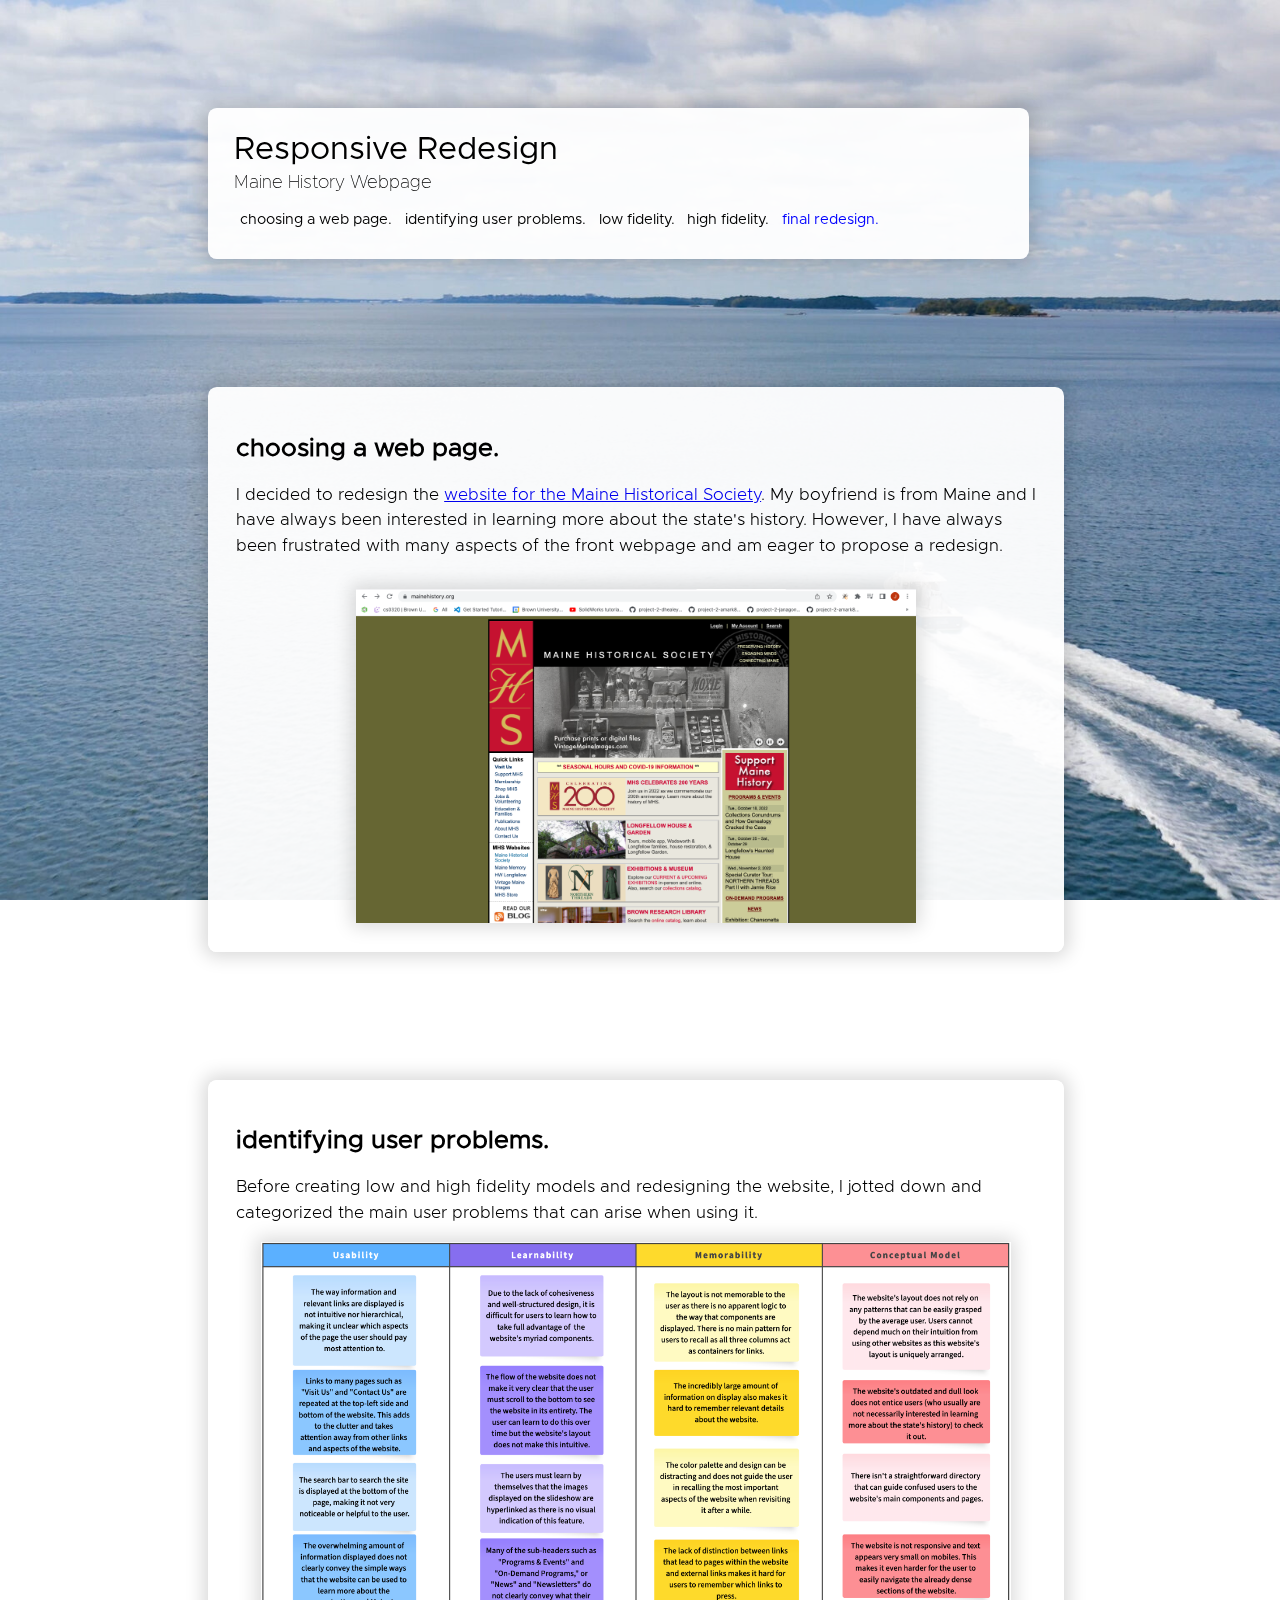
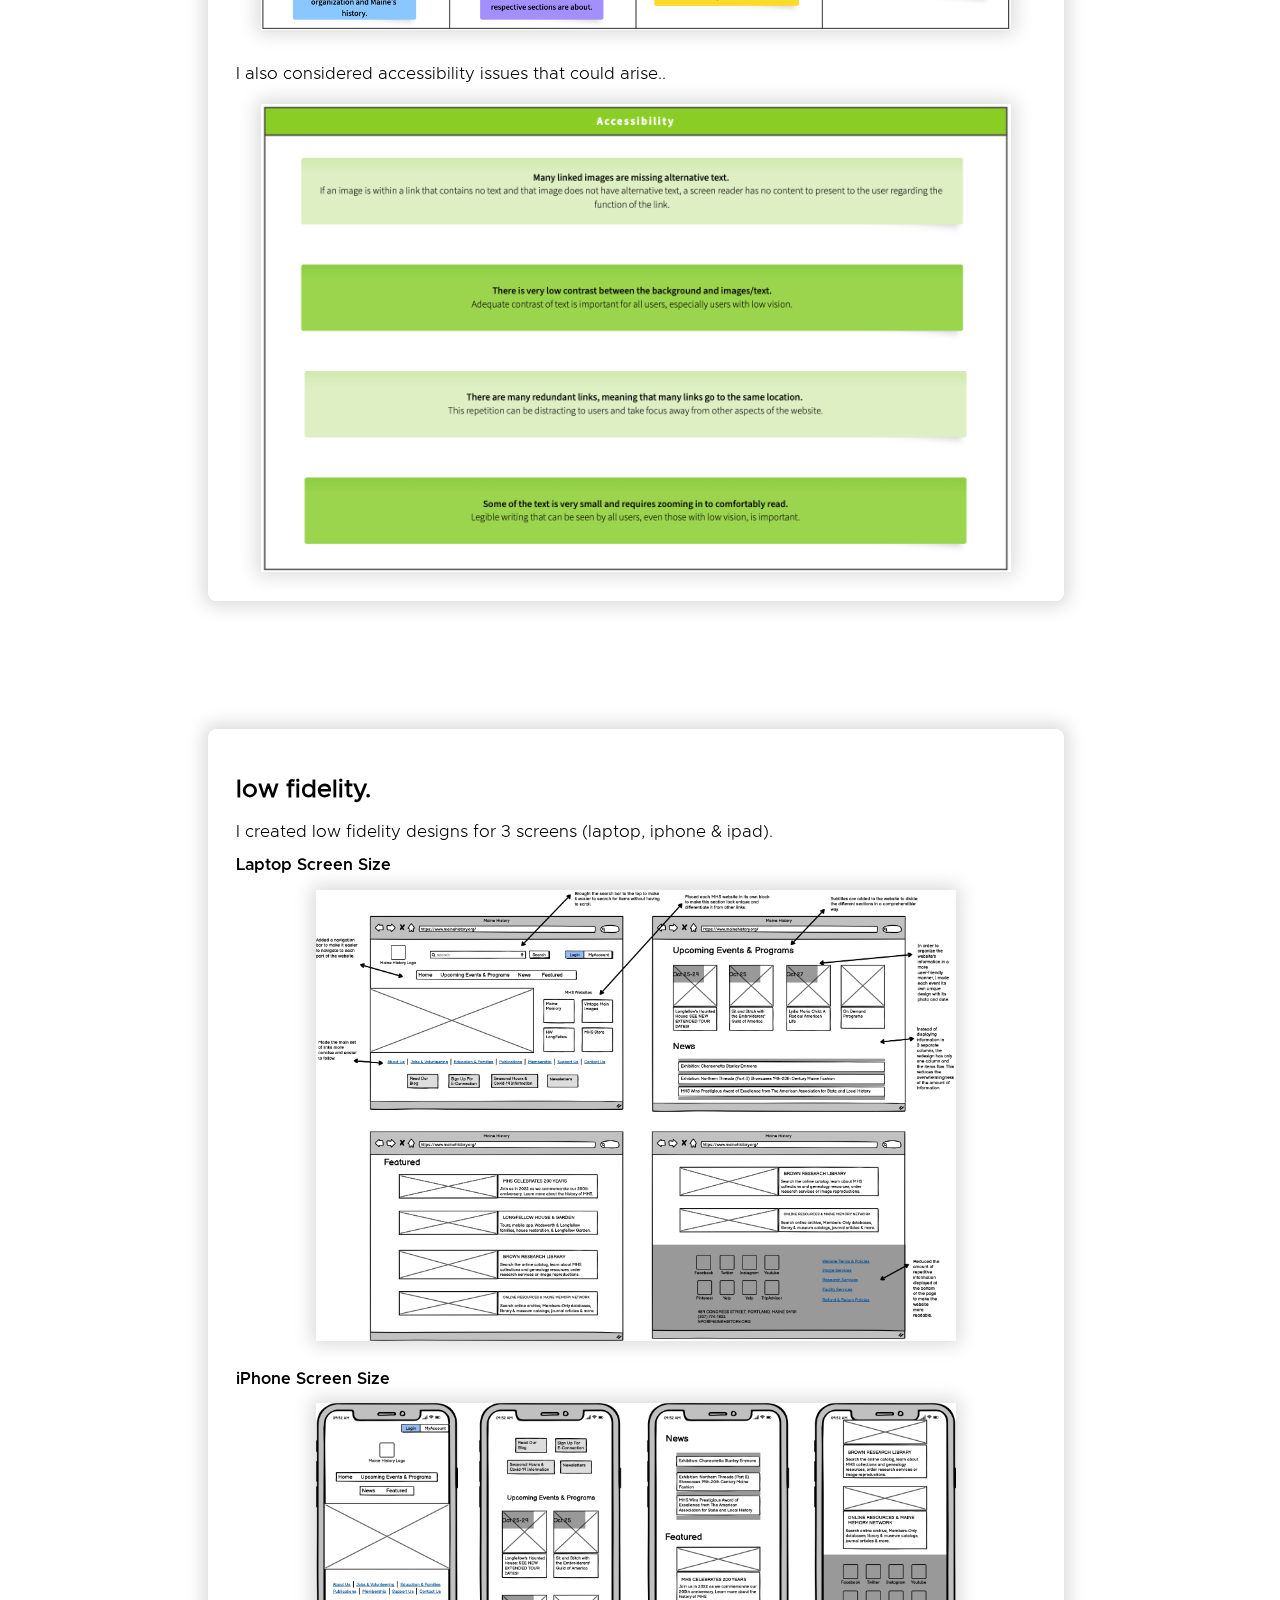
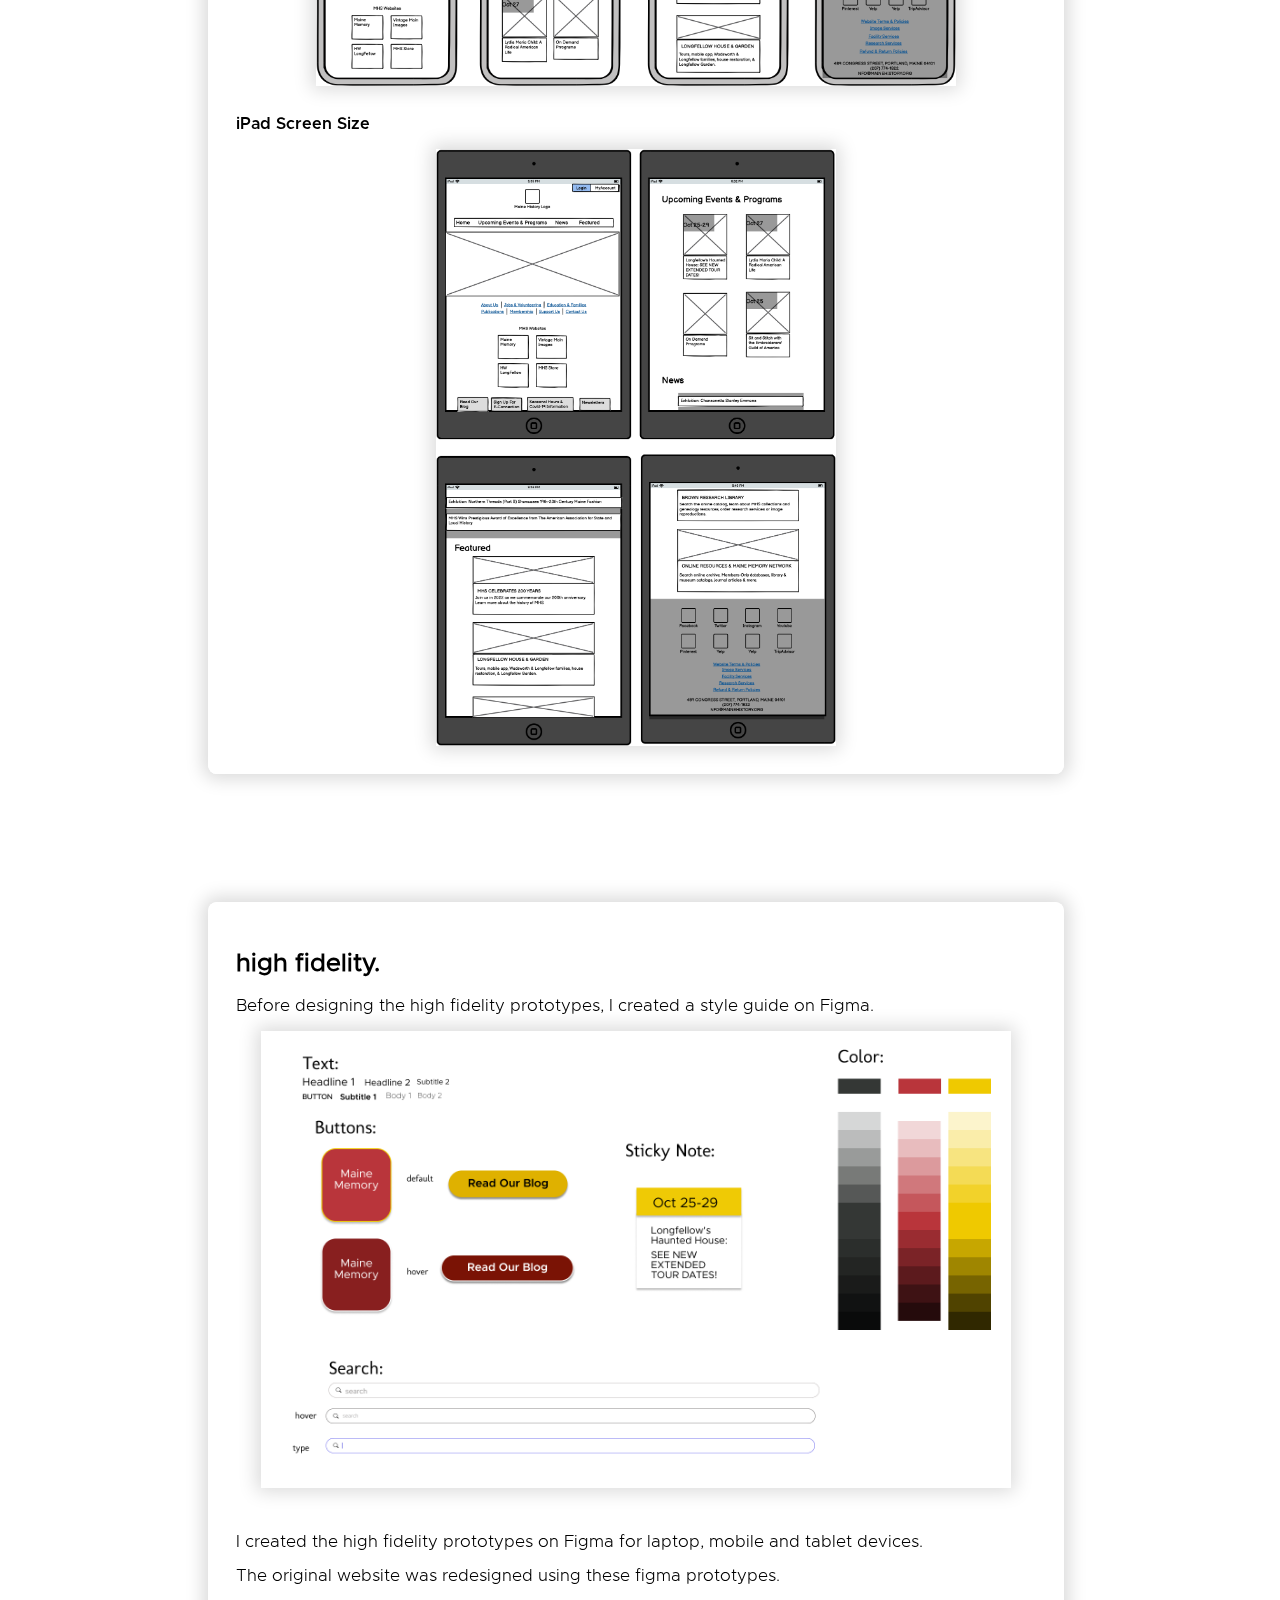
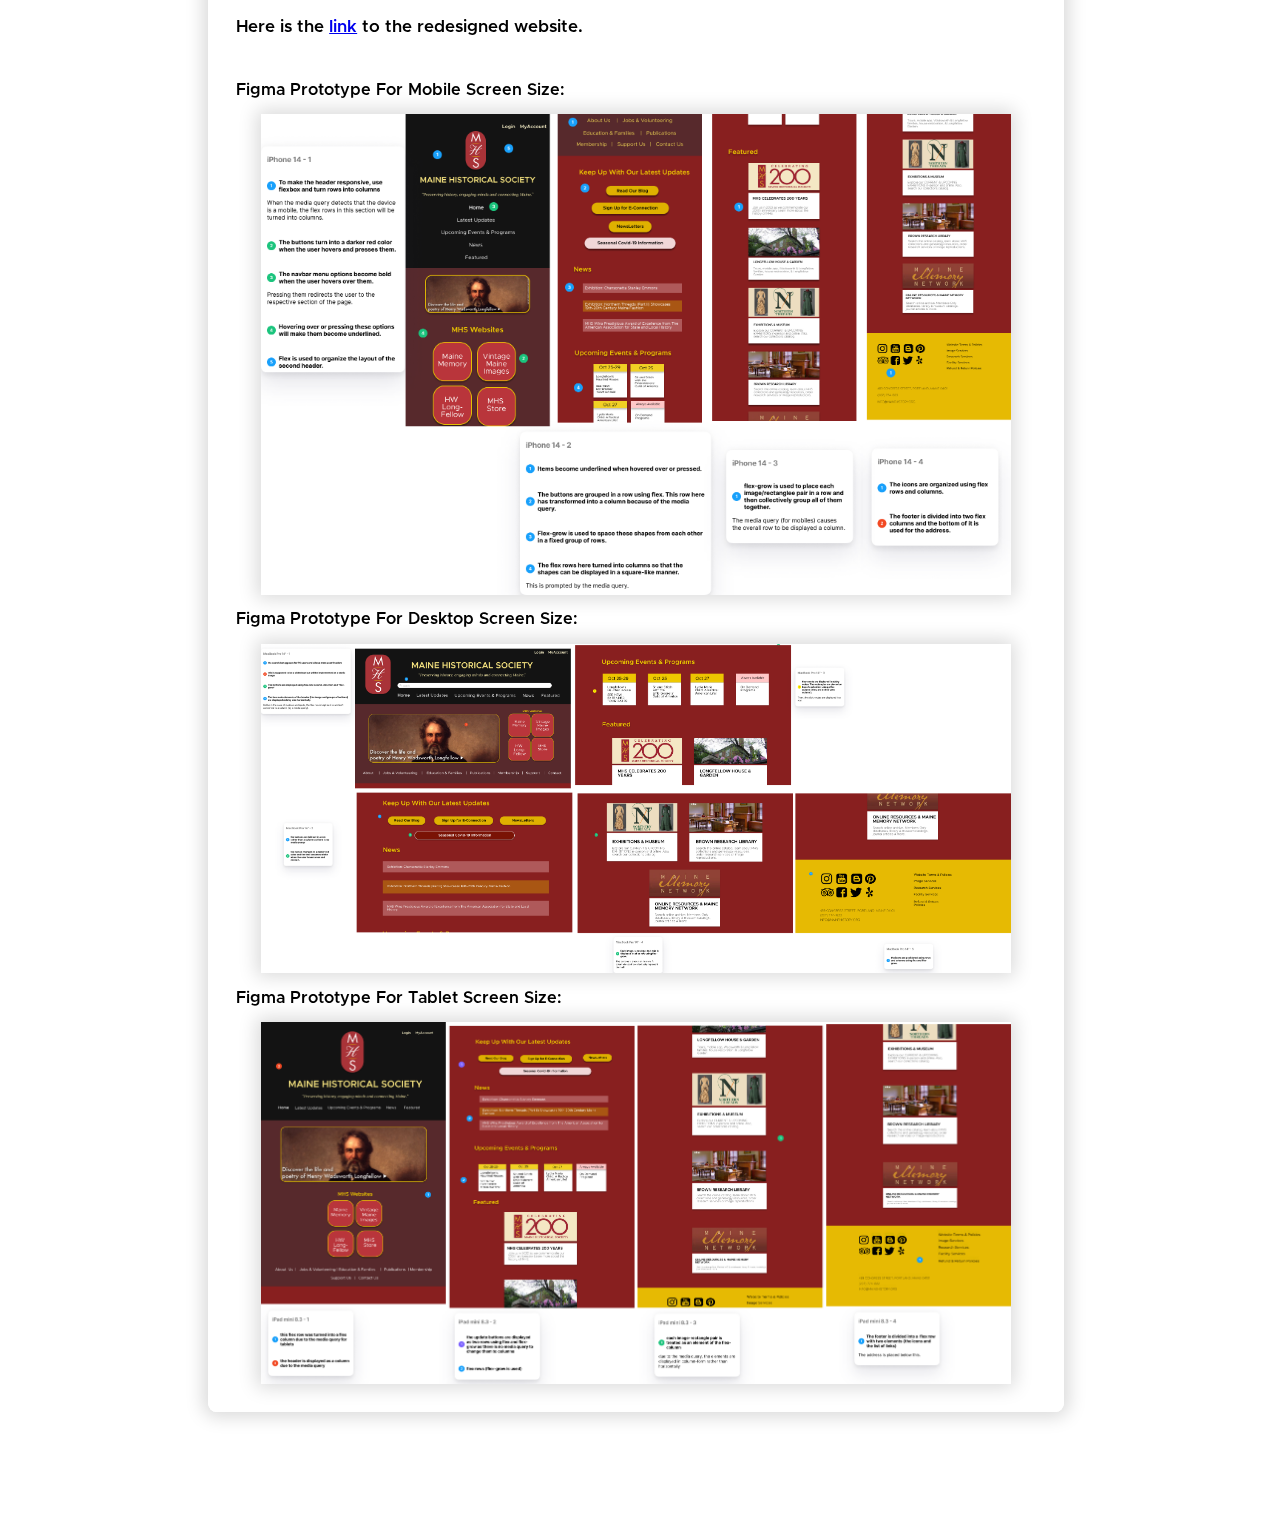
<file: index.html>
<!DOCTYPE html>
<html>
    <head>
        <meta charset="UTF-8" />
        <title>csci1300 personas & storyboarding</title>
		<!-- import CSS styles -->
        <link rel="preload" href="fonts.css" as="style">
        <link rel="stylesheet" href="fonts.css">
		<link rel="stylesheet" href="styles.css" />
	</head>

    <body>
    <canvas id="bg"></canvas>

    <main>

    <div id="web-body">

<!-- Header -->
    <div class="header">
        <div style="font-family: 'Metropolis-Regular'; padding-bottom:0.6944444444444444vw; font-size:  2.5vw" > <span style=" padding-bottom:8px">Responsive Redesign</span> <br>
            <div style="font-size: 1.4vw; padding-top: 0.6944444444444444vw; padding-bottom: 0.3472222222222222vw;font-family: 'Metropolis-Thin'">Maine History Webpage</div>
        </div>
        <div id='navbar'>
            <a class='nav-item' href="#section-part1"> choosing a web page.</a>
            <a class='nav-item' href="#section-part2">identifying user problems.</a>
            <a class='nav-item'  href="#section-part3">low fidelity.</a>
            <a class='nav-item' href="#section-part4">high fidelity.</a>
            <a class='nav-item' href="https://tiredseal961.github.io/redesigned-website/" style="color: blue;">final redesign.</a>
        </div>
    </div>

 <!-- Part 1 -->
    <div class="section-part1" id="section-part1">
        <h2  style="text-align: left; font-family: 'Metropolis-Regular'; font-size: 25px"><b>choosing a web page.</b> </h2>

        <p style="font-size: 17px; line-height: 1.5"> I decided to redesign the <a href="https://www.mainehistory.org/">website for the Maine Historical Society</a>. My boyfriend is from Maine and I have always been interested in learning more about the state's history. However, I have always been frustrated with many aspects of the front webpage and am eager to propose a redesign.</p>

        <br>
        <img class="img-large" src="assets/website.png" style="width: 70%; height: auto" >
    </div> 

<!-- Part 2 -->
    <div class="section-part2" id="section-part2">
        <h2 style="text-align: left; font-family: 'Metropolis-Regular'; font-size: 25px"><b>identifying user problems.</b> </h2>

        <p style="font-size: 17px; line-height: 1.5"> Before creating low and high fidelity models and redesigning the website, I jotted down and categorized the main user problems that can arise when using it.</p>

        <img class="img-large" src="assets/user-problems.png" style="width: 100%; height: auto" >
        <br>
        <p style="font-size: 17px; line-height: 1.5"> I also considered accessibility issues that could arise..</p>

        <img class="img-large" src="assets/accessibility.png" style="width: 100%; height: auto" >



    </div>

<!-- Part 3 -->
    <div class = "section-part3" id="section-part3">
        <h2 style="text-align: left; font-family: 'Metropolis-Regular'; font-size: 25px"><b>low fidelity.</b> </h2>

        <p style="font-size: 17px;"> I created low fidelity designs for 3 screens (laptop, iphone & ipad).</p>

        <h3 style="font-family: Metropolis-SemiBold">Laptop Screen Size</h3>

        <img class="img-large" src="assets/lowfidelitylap.png" style="width: 80%; height: auto" >
        <br>
        <h3 style="font-family: Metropolis-SemiBold">iPhone Screen Size</h3>

        <img class="img-large" src="assets/lowfidelitymobile.png" style="width: 80%; height: auto" >
        <br>
        <h3 style="font-family: Metropolis-SemiBold">iPad Screen Size</h3>

        <img class="img-large" src="assets/lowfidelityipad.png" style="width: 50%; height: auto" >
        
    </div>

<!-- Part 4 -->
      <div class = "section-part4" id="section-part4">
          <h2 style="text-align: left; font-family: 'Metropolis-Regular'; font-size: 25px"><b>high fidelity.</b> </h2>

          <p style="font-size: 17px;color:black">Before designing the high fidelity prototypes, I created a style guide on Figma.</p>
          <img class="img-large" src="assets/styleguide.png" style="width: 200%; height: auto" >

          <br>
          <br>


          <p style="font-size: 17px;color:black"> I created the high fidelity prototypes on Figma for laptop, mobile and tablet devices.</p>
          <p style="font-size: 17px;color:black"> The original website was redesigned using these figma prototypes.
              <br> <br> <br>
              <span style="font-family: Metropolis-SemiBold">Here is the
              <a href="https://tiredseal961.github.io/redesigned-website/">link</a> to the redesigned website.</span></p>
          <br>
          <h3 style="font-family: Metropolis-SemiBold">Figma Prototype For Mobile Screen Size:</h3>

          <img class="img-large" src="assets/iphone-redesign.png" style="width: 200%; height: auto" >

          <h3 style="font-family: Metropolis-SemiBold">Figma Prototype For Desktop Screen Size:</h3>
          <img class="img-large" src="assets/pc-redesign.png" style="width: 200%; height: auto" >


          <h3 style="font-family: Metropolis-SemiBold">Figma Prototype For Tablet Screen Size:</h3>

          <img class="img-large" src="assets/ipad-redesign.png" style="width: 200%; height: auto" >




    </div>


    </div>
        </main>
    </body>
</html>
</file>
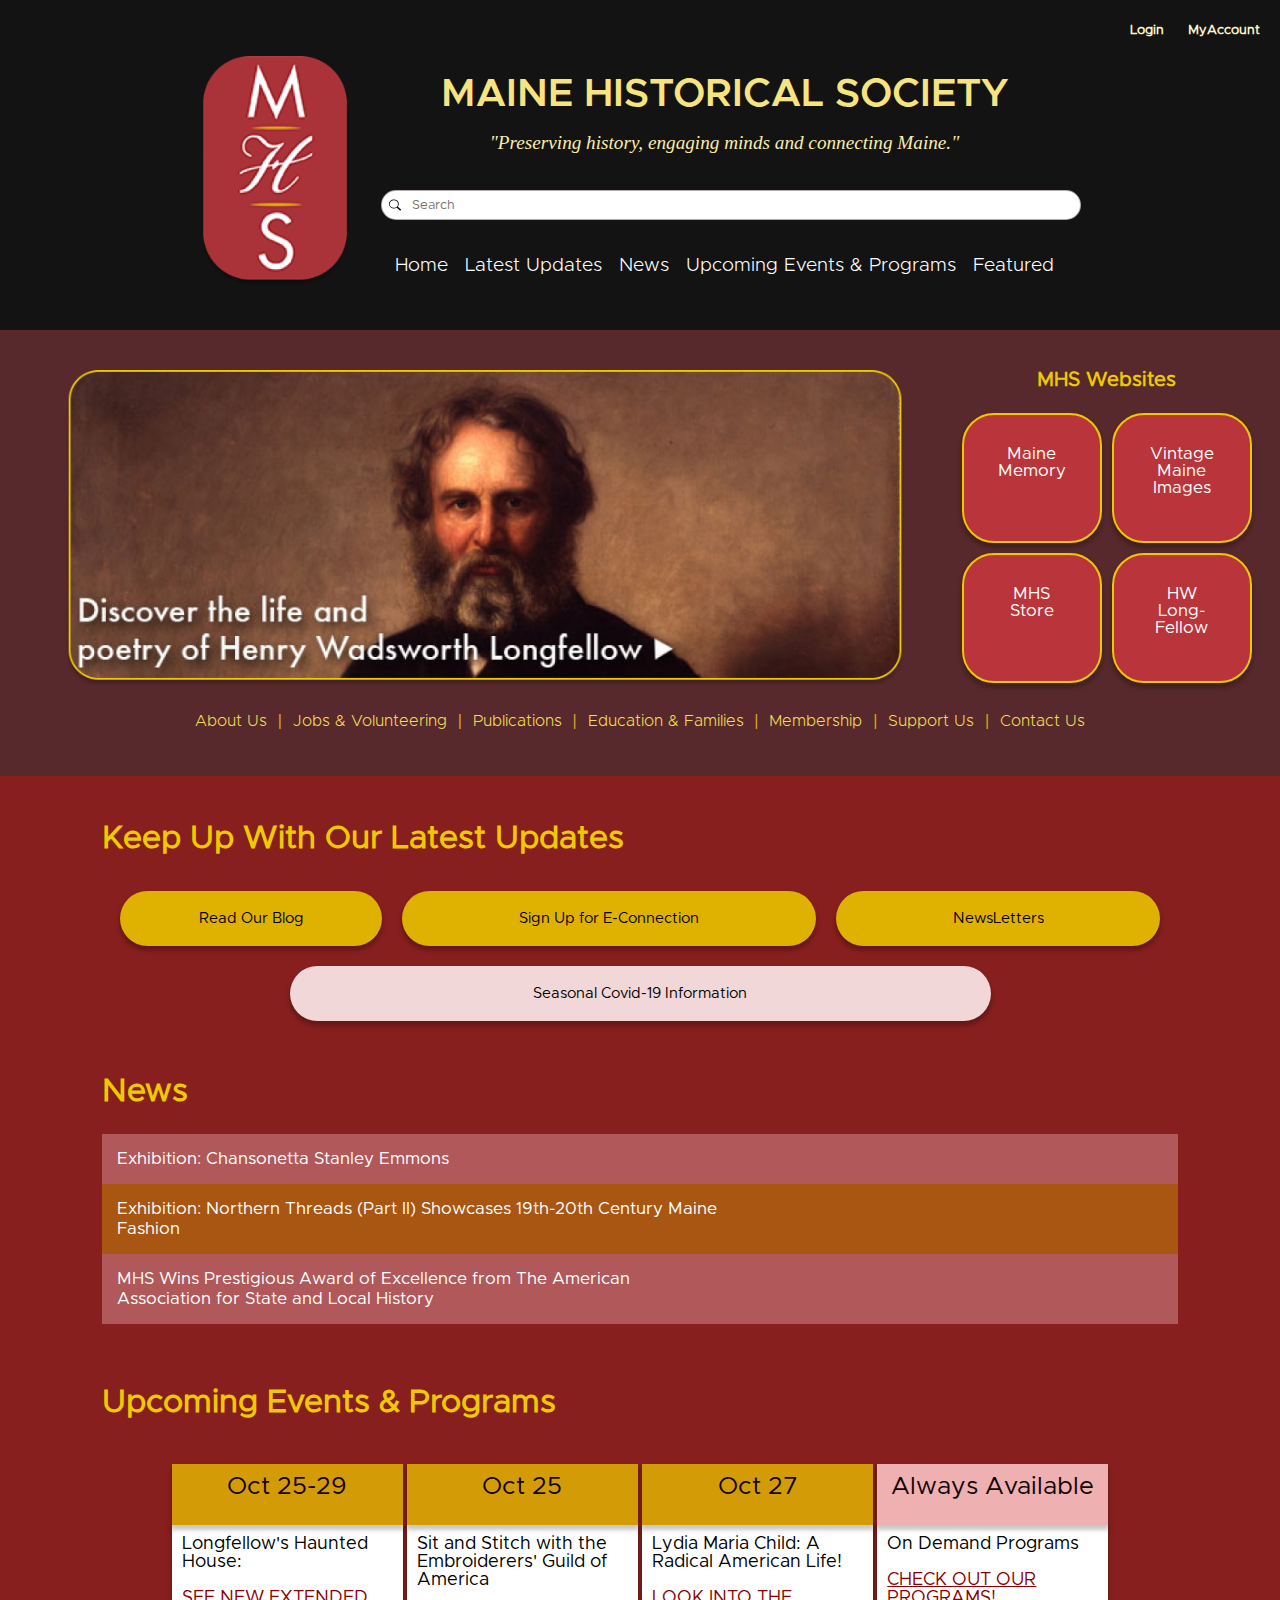
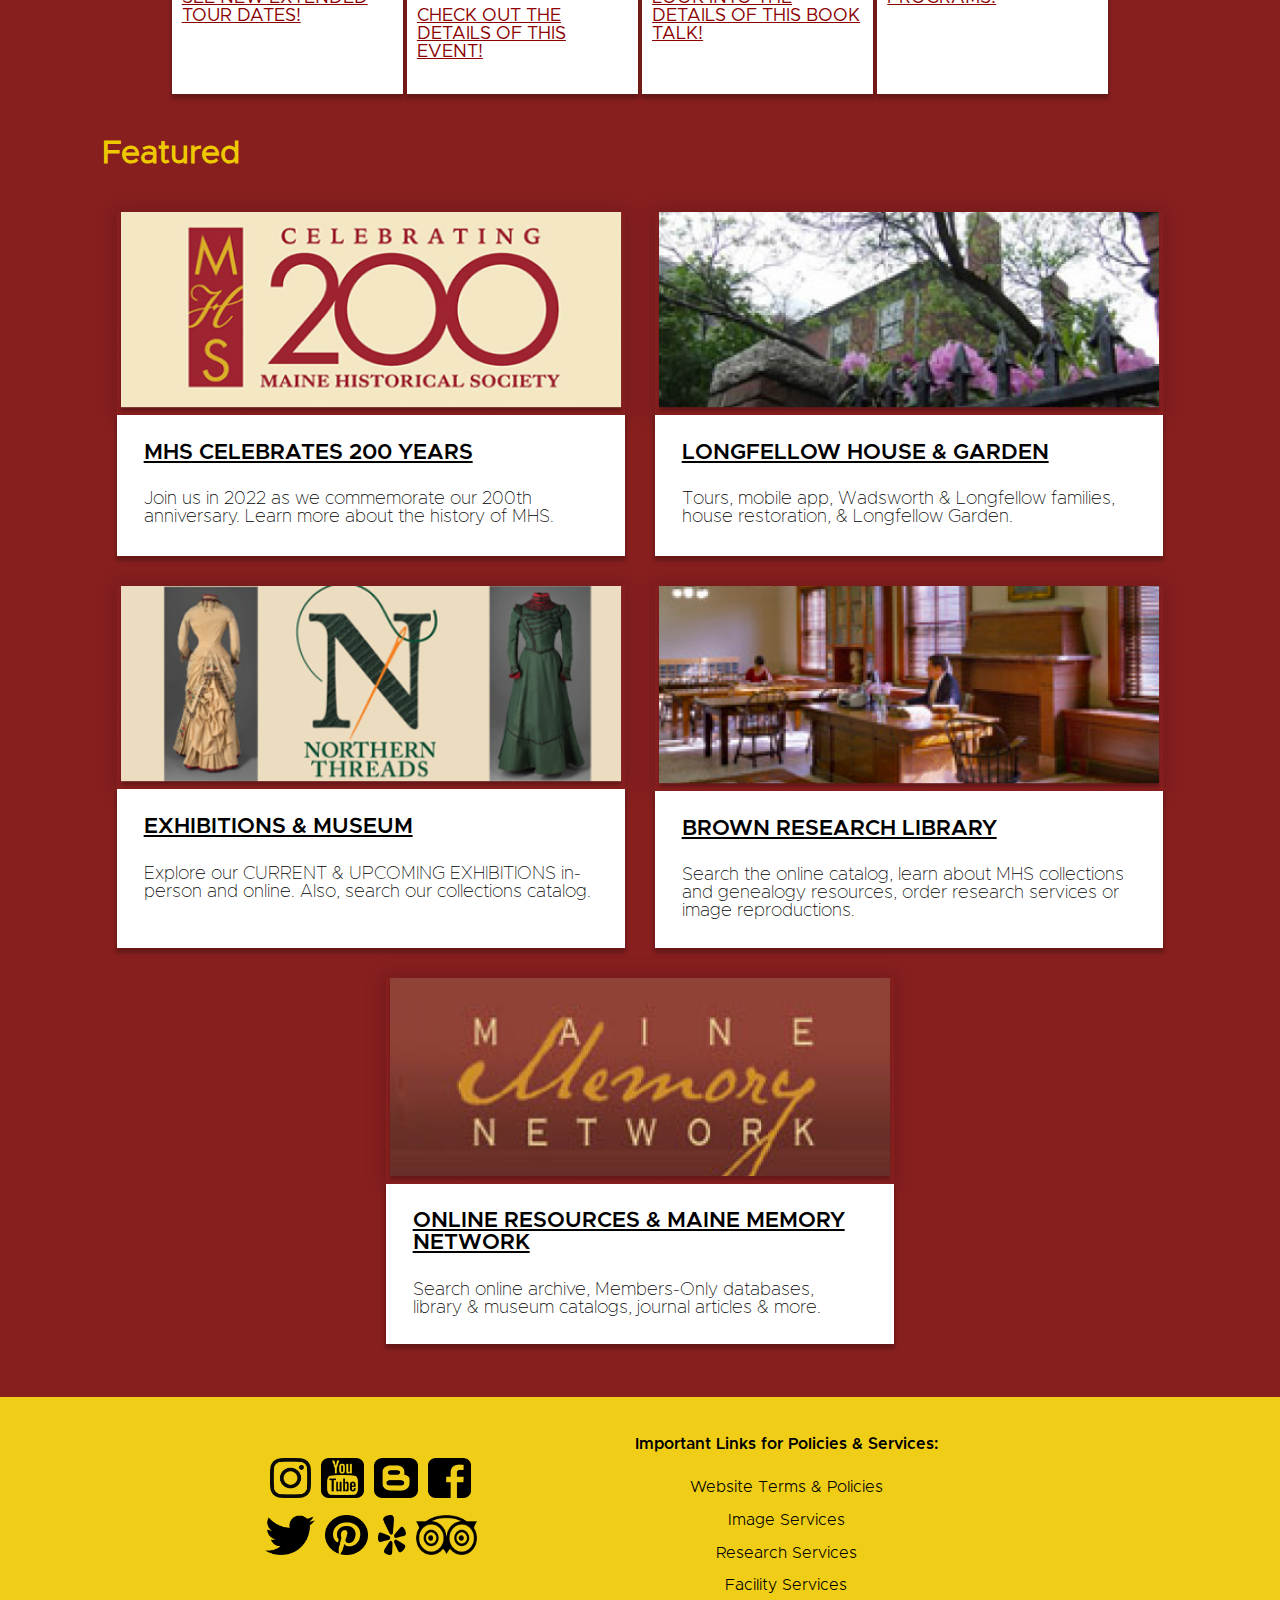
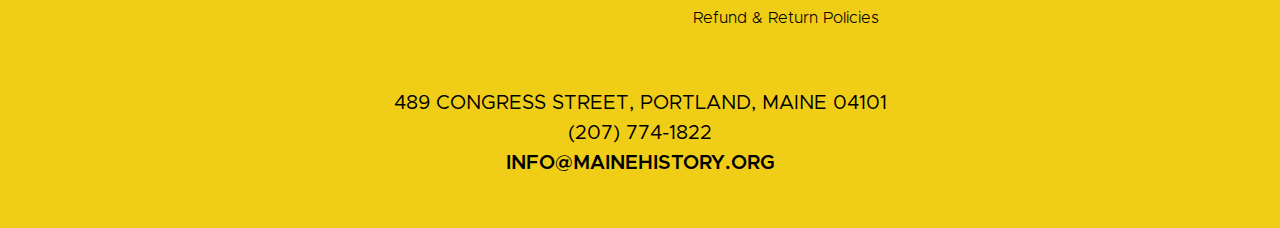
<file: redesign.html>
<!DOCTYPE html>
<html>
<head>
    <title>Maine Historical Society - Preserving and Sharing Maine's Story</title>
    <meta charset="UTF-8">
    <meta name="keywords" content="maine, history of Maine, historic homes, state of Maine, Portland, history museum, Longfellow House, Henry Wadsworth Longfellow, Maine poetry, Maine history, Maine genealogy, research library, Brown library" />
    <meta name="description" content="Maine Historical Society has a growing museum, incomparable library and statewide educational resource, we are located in the heart of Portland's downtown cultural district. Founded in 1822, the Maine Historical Society is the third oldest state historical society in the United States. Visit us today!" />
    <link rel="apple-touch-icon" sizes="180x180" href="redesign-assets/apple-touch-icon.png">
    <link rel="icon" type="image/png" sizes="32x32" href="redesign-assets/favicon-32x32.png">
    <link rel="icon" type="image/png" sizes="16x16" href="redesign-assets/favicon-16x16.png">
    <meta name="viewport" content="width=device-width, initial-scale=1">
    <link rel="preload" href="redesign-fonts.css" as="style">
    <link rel="stylesheet" href="redesign-fonts.css">
    <link rel="stylesheet" href="redesign-style.css" />

</head>
<body>

<!-- Header -->
<div class="header">

<div style="text-align: right">
    <a href="" class="account-settings" style="padding-right: 20px;">Login</a>
    <a href="" class="account-settings" style=" padding-right: 20px;">MyAccount</a>
</div>

    <br>

    <div class="row">
        <div style="flex-grow: 10; "></div>

        <div style="flex-grow: 1;">
            <a href=""><img src="redesign-assets/images_1.png" id="images_1" style="justify-content: center; width: 150px; height: auto" />
            </a>
        </div>

        <div style="flex-grow: 1; ">

            <br>
            <div style="text-align: center">
                <span style="font-family: Metropolis-SemiBold; font-size: 2.5rem; color:#F7E47F;">MAINE HISTORICAL SOCIETY<br/></span>
                <br>

                <span style="color:#F9EDAA; font-family:Judson; font-size:1.2rem; font-style:italic; text-decoration:NONE;">"Preserving history, engaging minds and connecting Maine."</span>

            </div>

            <br>
            <br>

            <div class="wrapper" style="">
                <img class="search-icon" src="redesign-assets/Vector.svg" />
                <label>
                    <input class="search-bar" placeholder="Search" type="text" >
                </label>
            </div>

            <br>
            <br>

            <!-- Navigation Bar -->
            <div class="navbar"style="justify-content: center">
                <a href="#home">Home</a>
                <a href="#updates">Latest Updates</a>
                <a href="#news">News</a>
                <a href="#events">Upcoming Events & Programs</a>
                <a href="#featured">Featured</a>
            </div>

        </div>

        <div style="flex-grow: 10; "></div>

    </div>



</div>

<!-- Second Header -->
<div class="second_header" id="home">
    <div class="row" >
        <div style="flex-grow: 2; ">
        </div>

        <div style="flex-grow: 1; ">
            <a href=""><img src="redesign-assets/longfellow_banner_1.png" class="banner"  alt=""/>
            </a>
         </div>

        <br>
        <br>

        <div class="column" style="flex-grow: 1; align-items: center ">

            <div style="font-family: Metropolis-Regular;font-weight: 600;font-size: 20px;line-height: 20px;color: #EFC900;flex-grow: 1; text-align: center" >
                MHS Websites
            </div>
            <br>

            <div class="row-no-adjust" style="flex-grow: 0.1 ">



            <span style="padding: 5px">

                <a href="">
                    <div  class="mhs-websites-button" style="padding: 30px" >
                        <div class="mhs-websites-button-text"  >
                            Maine Memory
                        </div>
                    </div>
                </a>


            </span>

                <span style="padding: 5px">
                    <a href="">
                        <div class="mhs-websites-button" style="padding: 30px"  >
                            <div class="mhs-websites-button-text"  >
                                Vintage Maine<br/>Images
                            </div>
                        </div>
                    </a>

            </span>


            </div>

            <div class="row-no-adjust" style="flex-grow: 1; ">

            <span style="padding: 5px">
                <a href="">
                    <div class="mhs-websites-button" style="padding: 30px" >
                        <div class="mhs-websites-button-text"  >
                                    MHS <br/>Store
                        </div>
                    </div>
                </a>
            </span>

                <span style="padding: 5px">
                <a href="">
                    <div class="mhs-websites-button" style="padding: 30px" >
                            <div class="mhs-websites-button-text"  >
                                HW <br/>Long-Fellow
                            </div>
                    </div>
                </a>

            </span>

            </div>



        </div>




        <div style="flex-grow: 2; ">
        </div>




    </div>
    <br>
    <div class="secondnavbar" style="justify-content: center; color: goldenrod; padding-right: 30px; padding-left: 30px;">
        <a href="#">About Us</a>
        |
        <a href="#"> Jobs & Volunteering</a>
        |
        <a href="#">Publications</a>
        |
        <a href="#">Education & Families</a>
        |
        <a href="#">Membership</a>
        |
        <a href="#">Support Us</a>
        |
        <a href="#">Contact Us</a>

    </div>

</div>


    <div class="main">
        <h2 id="updates">Keep Up With Our Latest Updates</h2>


        <div class="column" style="align-items: center">


            <div class="row" style="align-items: center">


                <span style="padding: 10px">

                <div style="flex-grow: 1">
                    <a href="">
                    <div id="rectangle_10_ek1"  style="padding: 20px" >
                        <div class="update-button-text" style="text-align: center">
                            Read Our Blog
                        </div>
                    </div>
                    </a>

                </div>
                </span>

                <span style="padding: 10px">

                <div style="flex-grow: 1">
                    <a href="">

                    <div id="rectangle_10_ek2" style="padding: 20px"  >
                        <div class="update-button-text" >
                            Sign Up for E-Connection
                        </div>
                    </div>
                    </a>

                </div>
                </span>


                <span style="padding: 10px">

                    <div  style="flex-grow: 1">
                        <a href="">

                        <div id="rectangle_10_ek4" style="padding: 20px"  >

                            <div class="update-button-text" >
                                NewsLetters
                            </div>
                        </div>
                        </a>

                </div>
                </span>

            </div>



            <div class="row">
                            <span style="padding: 10px">

                <div  style="flex-grow: 1">
                                            <a href="">

                    <div id="rectangle_10_ek3" style="padding: 20px"  >
                        <div class="update-button-text">
                            Seasonal Covid-19 Information
                        </div>

                    </div>
                                            </a>

                </div>
                            </span>

            </div>

        </div>

        <br>

        <h2 id="news">News</h2>

        <div id="rectangle_20" style="padding: 15px" >
            <div class="news-text" >
                <div class="box">
                    <a href="" style="color: white;">Exhibition: Chansonetta Stanley Emmons </a>
                </div>
        </div></div>

        <div id="rectangle_21" style="padding: 15px" >
            <div class="news-text" >
                <div class="box">

                    <a href="" style="color: white;">Exhibition: Northern Threads (Part II) Showcases 19th-20th Century Maine Fashion</a>
                </div>

            </div></div>

        <div id="rectangle_22" style="padding: 15px" >
            <div class="news-text" >
                <div class="box">

                    <a href="" style="color: white;">MHS Wins Prestigious Award of Excellence from The American Association for State and Local History </a>
                </div>

            </div>
        </div>

        <br>
        <br>

        <h2 id="events">Upcoming Events & Programs</h2>
        <br>

        <div class="row-adjustable">
            <div style="flex-grow: 80"></div>

            <div style="flex-grow: 10"  class="row">
            <div class="column" style="align-items: center">
                <div class="top-calendar" >
                    <div class="date-text">
                        Oct 25-29
                    </div>

                </div>
                <div class="bottom-calendar"  >
                    <div class="events-text">
                        Longfellow's Haunted House: <br/>
                        <br/> <a href=" " style="text-decoration: underline; color: darkred;">SEE NEW EXTENDED TOUR DATES! </a>
                    </div>
                </div>
            </div>
            <br>

            <div class="column" style="align-items: center">
                <div class="top-calendar"  >

                    <div class="date-text">
                        Oct 25
                    </div>

                </div>
                <div class="bottom-calendar"  >
                    <div class="events-text">
                        Sit and Stitch with the Embroiderers' Guild of America <br/>
                        <br/> <a href=" " style="text-decoration: underline; color: darkred;">CHECK OUT THE DETAILS OF THIS EVENT! </a>
                    </div>
                </div>
            </div>
            <br>


            </div>

            <div style="flex-grow: 0"></div>

        <div style="flex-grow: 10" class="row">

        <div class="column" style="align-items: center">
                <div class="top-calendar" >

                    <div class="date-text">
                        Oct 27
                    </div>

                </div>
                <div class="bottom-calendar"  >
                    <div class="events-text">
                        Lydia Maria Child: A Radical American Life! <br>
                        <br/> <a href=" " style="text-decoration: underline; color: darkred;">LOOK INTO THE DETAILS OF THIS BOOK TALK! </a>
                    </div>
                </div>
            </div>

            <br>
            <div class="column" style="align-items: center">
                <div class="top-calendar-program" >

                    <div class="date-text">
                        Always Available
                    </div>

                </div>
                <div class="bottom-calendar"  >
                    <div class="events-text">
                        On Demand Programs <br>
                        <br/> <a href=" " style="text-decoration: underline; color: darkred;">CHECK OUT OUR PROGRAMS! </a>


                    </div>
                </div>
            </div>
            <br>

        </div>
            <div style="flex-grow: 80"></div>

        </div>

        <br>

        <h2 id="featured">Featured</h2>


<div class="column" style="align-items: center">

    <div class="row" style="flex-grow: 1">
        <div class="column" style="flex-grow: 1; padding: 15px">
            <img src="redesign-assets/homepg_mhs200_1.png" class="image-featured"/>


            <div class="rectangle-featured"  >
                <a href="">

                    <div class="featured-header-text" >
                        MHS CELEBRATES 200 YEARS
                    </div>
                </a>

                <div class="featured-text">
                    Join us in 2022 as we commemorate our 200th anniversary. Learn more about the history of MHS.
                </div>
            </div>

        </div>


        <div class="column" style="flex-grow: 1; padding: 15px">

            <img src="redesign-assets/homepg_house_1.png" class="image-featured" />

            <div class="rectangle-featured"  >
                <a href="">

                    <div class="featured-header-text" >
                        LONGFELLOW HOUSE &amp; GARDEN
                    </div>
                </a>

                <div class="featured-text">
                    Tours, mobile app, Wadsworth &amp; Longfellow families, house restoration, &amp; Longfellow Garden.
                </div>
            </div>

        </div>


    </div>


    <div class="row" style="flex-grow: 1">

    <div class="column" style="flex-grow: 1; padding: 15px">

        <img src="redesign-assets/homepg_exhibit_northernthreads_2_1.png" class="image-featured" />

        <div class="rectangle-featured"  >
            <a href="">
                <div class="featured-header-text" >
                    EXHIBITIONS &amp; MUSEUM
                </div>
            </a>

            <div class="featured-text">
                Explore our CURRENT &amp; UPCOMING EXHIBITIONS in-person and online. Also, search our collections catalog.
            </div>
        </div>

    </div>

    <div class="column" style="flex-grow: 1; padding: 15px">

        <img src="redesign-assets/homepg_library_1.png" class="image-featured" />

        <div class="rectangle-featured"  >
            <a href="">

            <div class="featured-header-text">
                BROWN RESEARCH LIBRARY
            </div>
            </a>
            <div class="featured-text">
                Search the online catalog, learn about MHS collections and genealogy resources, order research services or image reproductions.
            </div>
        </div>

    </div>
    </div>


    <div class="column" style="flex-grow: 1; padding: 15px">

        <img src="redesign-assets/homepg_mmn3_1.png" class="image-featured" />

        <div class="rectangle-featured"  >
            <a href="">

            <div class="featured-header-text" >
                ONLINE RESOURCES &amp; MAINE MEMORY NETWORK<br/>
            </div>
            </a>

            <div class="featured-text">
                Search online archive, Members-Only databases, library &amp; museum catalogs, journal articles &amp; more.
            </div>
        </div>

    </div>


</div>


        <br>

    </div>

<!-- Footer -->
<div class="footer">
    <br>
    <div class="row" style="flex-grow: 0.1 ">

        <div style="flex-grow: 20"></div>
        <div class="column" style="flex-grow: 1; align-items: center ">

            <br>

            <div class="row-no-adjust" style="flex-grow: 0.1;">


            <a href=""  style="padding: 5px">

                <img class="icon-footer" src="redesign-assets/vector.png" id="vector" />

                                                       </a>

                <a href="" style="padding: 5px">

                <img class="icon-footer" src="redesign-assets/vector_ek1.png" id="vector_ek1" />

                </a>

                <a href=""  style="padding: 5px">
                    <img class="icon-footer" src="redesign-assets/vector_ek2.png" id="vector_ek2" />
                </a>

                <a href=""  style="padding: 5px">

                <img class="icon-footer" src="redesign-assets/vector_ek3.png" id="vector_ek3" />

            </a>

            </div>


            <div class="row-no-adjust" style="flex-grow: 0.1 ">
            <a href=""  style="padding: 5px">

                <img class="icon-footer" src="redesign-assets/vector_ek4.png" id="vector_ek4" />

            </a>

                <a href="" style="padding: 5px">


                <div id="group"  >

                    <div id="group_ek1"  >

                        <div id="group_ek2"  >
                            <img class="icon-footer" src="redesign-assets/vector_ek5.png" id="vector_ek5" />

                        </div>

                    </div>

                </div>

            </a>

                <a href=""  style="padding: 5px">

                <img class="icon-footer"src="redesign-assets/vector_ek6.png" id="vector_ek6" />


            </a>

                <a href="" style="padding: 5px">

                <img class="icon-footer" src="redesign-assets/vector_ek7.png" id="vector_ek7" />


                </a>
            </div>


            <br>
            <br>



        </div>

        <div style="flex-grow: 5"></div>


        <div class="thirdnavbar" style="flex-grow:10; justify-content: center; color: goldenrod; padding-right: 30px; padding-left: 30px;">

            <span style="font-family: Metropolis-SemiBold; color:black"> Important Links for Policies & Services:</span>
            <br>
            <br>
            <a href="#">Website Terms & Policies</a>
            <a href="#">Image Services</a>
            <a href="#">Research Services</a>
            <a href="#">Facility Services</a>
            <a href="#">Refund & Return Policies</a>


        </div>

        <div style="flex-grow: 20"></div>


    </div>

    <br>
    <br>
    <br>

    <div class="address-footer" style="text-align: center"  >
        489 CONGRESS STREET, PORTLAND, MAINE 04101 <br/>(207) 774-1822 <br/><a style="color: black; font-family: Metropolis-SemiBold " href="http://INFO@MAINEHISTORY.ORG" target="_blank">INFO@MAINEHISTORY.ORG</a><br/><br/>
    </div>
</div>

</body>
</html>
</file>
<file: fonts.css>
@font-face {
  font-family: "Metropolis-Regular";
  src: url(fonts/Metropolis-Regular.otf) format('opentype');
}
@font-face {
  font-family: "Metropolis-Thin";
  src: url(fonts/metropolis-thin.otf) format('opentype');
}
@font-face {
  font-family: "Metropolis-SemiBold";
  src: url(fonts/metropolis-semi-bold.otf) format('opentype');
}

@font-face {
  font-family: "Metropolis-RegularItalic";
  src: url(fonts/metropolis.regular-italic.otf) format('opentype');
}

@font-face {
  font-family: "Metropolis-LightItalic";
  src: url(fonts/metropolis.light-italic.otf) format('opentype');
}
@font-face {
  font-family: "Metropolis-ThinItalic";
  src: url(fonts/metropolis.thin-italic.otf) format('opentype');
}
@font-face {
  font-family: "Metropolis-Light";
  src: url(fonts/metropolis.light.otf) format('opentype');
}
</file>
<file: styles.css>
canvas {
    width: 100vw;
    height: 100vh;
    display: inline;
    position: fixed;
  }

  html {
    background: url("assets/background.jpg") no-repeat center center fixed;
    -webkit-background-size: cover;
    -moz-background-size: cover;
    -o-background-size: cover;
    background-size: cover;

  }
  main {
    color: black;
    z-index: 99;
    position: absolute;
    width: 80%;
    margin: 0 auto;
    padding: 100px 0 0 200px;
    display: grid;
    grid-template-columns: repeat(12, 1fr);
  }

  :root {
    --dark-bg: rgba(255, 255, 255, 0.95);
    --spacing: 10vw;
  }

  p{
    font-family: Metropolis-Light;
  }
  .header{
    flex-wrap: wrap;
    width: 770px;
    border-radius: 0.6944444444444444vw;
    border: rgba(255, 255, 255, 0.93);
    box-shadow: 0 0 1.3888888888888888vw   0.3472222222222222vw rgba(0, 0, 0, 0.15);
    background: var(--dark-bg);
    grid-column: 2 / span 5;
    padding: 2vw;
    margin-bottom: var(--spacing);
    font-size: 18px;
    font-family: 'Metropolis-Regular';
    color: black;
  }

  .section-part1 {
    width: 800px;
    border-radius: 0.6944444444444444vw;
    border: rgba(255, 255, 255, 0.93);
    box-shadow: 0 0 1.3888888888888888vw   0.3472222222222222vw rgba(0, 0, 0, 0.15);
    background: var(--dark-bg);
    grid-column: 2 / span 5;
    padding: 2.2vw;
    margin-bottom: var(--spacing);
    flex-wrap: wrap;
    font-size: 14px;
    font-family: 'Metropolis-Thin';
    text-align: start;

  }

  .sketch{
    width: 800px;
    border-radius: 0.6944444444444444vw;
    border: rgba(255, 255, 255, 0.93);
    box-shadow: 0 0 1.3888888888888888vw   0.3472222222222222vw rgba(0, 0, 0, 0.15);
    background: var(--dark-bg);
    grid-column: 2 / span 5;
    padding: 2.2vw;
    margin-bottom: var(--spacing);
    flex-wrap: wrap;
    font-size: 14px;
    font-family: 'Metropolis-Thin';
    text-align: start;
    flex-wrap: wrap;

  }

  .img{
    height:auto;
    width:auto;
    max-height:350px;
    margin-bottom: 12px;
  }

  .section-part2 {
    width: 800px;
    border-radius: 0.6944444444444444vw;
    border: rgba(255, 255, 255, 0.93);
    box-shadow: 0 0 1.3888888888888888vw   0.3472222222222222vw rgba(0, 0, 0, 0.15);
    background: var(--dark-bg);
    grid-column: 2 / span 5;
    padding: 2.2vw;
    margin-bottom: var(--spacing);
    flex-wrap: wrap;
    font-size: 14px;
    font-family: 'Metropolis-Thin';
    text-align: start;
    flex-wrap: wrap; /* changes with sizing the screeb */

  }

  .section-part3{
    width: 800px;
    border-radius: 0.6944444444444444vw;
    border: rgba(255, 255, 255, 0.93);
    box-shadow: 0 0 1.3888888888888888vw   0.3472222222222222vw rgba(0, 0, 0, 0.15);
    background: var(--dark-bg);
    grid-column: 2 / span 5;
    padding: 2.2vw;
    margin-bottom: var(--spacing);
    flex-wrap: wrap;
    font-size: 14px;
    font-family: 'Metropolis-Thin';
    text-align: start;
    flex-wrap: wrap; /* changes with sizing the screeb */
    flex-direction: row;
    display: block;  /* you need this to align images, can be flex or block*/
    justify-content: center; /*x axis*/
    align-items: center; /*y axis*/
    align-self: center;
    align-content: center;

  }

  .section-part4{
    width: 800px;
    border-radius: 0.6944444444444444vw;
    border: rgba(255, 255, 255, 0.93);
    box-shadow: 0 0 1.3888888888888888vw   0.3472222222222222vw rgba(0, 0, 0, 0.15);
    background: var(--dark-bg);
    grid-column: 2 / span 5;
    padding: 2.2vw;
    margin-bottom: var(--spacing);
    flex-wrap: wrap;
    font-size: 14px;
    font-family: 'Metropolis-Thin';
    text-align: start;

  }

  .section-part5{
    width: 800px;
    border-radius: 0.6944444444444444vw;
    border: rgba(255, 255, 255, 0.93);
    box-shadow: 0 0 1.3888888888888888vw   0.3472222222222222vw rgba(0, 0, 0, 0.15);
    background: var(--dark-bg);
    grid-column: 2 / span 5;
    padding: 2.2vw;
    margin-bottom: var(--spacing);
    flex-wrap: wrap;
    font-size: 14px;
    font-family: 'Metropolis-Thin';
    text-align: start;

  }


  /* Style the navbar */
  #navbar {
    overflow: hidden;
  }

  /* Navbar links */
  #navbar a {
    font-size: 1.15vw;
    float: left;
    display: block;
    text-align: center;
    padding: 0.5vw;
    text-decoration: none;
    color: black;

  }

  /* Navbar links */
  #navbar a:hover {
    font-family: 'Metropolis-SemiBold';
  }

  /* Navbar links */
  #navbar a:active {
    font-family: 'Metropolis-SemiBold';

  }
  .img-small{
    display: block;
    margin-left: auto;
    margin-right: auto;

  }

  .img-large{
    display: block;
    margin-left: auto;
    margin-right: auto;
    height: auto;
    width: auto; 
    max-width: 750px;
    max-height: 750px;
    min-width: 20%;
    min-height: 20%;
    box-shadow: 0 0 1.3888888888888888vw   0.3472222222222222vw rgba(0, 0, 0, 0.15);
  }

  li{
    margin: 20px 0;
  }
</file>
<file: redesign-fonts.css>
@font-face {
  font-family: "Metropolis-Regular";
  src: url(fonts/Metropolis-Regular.otf) format('opentype');
}
@font-face {
  font-family: "Metropolis-Thin";
  src: url(fonts/metropolis-thin.otf) format('opentype');
}
@font-face {
  font-family: "Metropolis-SemiBold";
  src: url(fonts/metropolis-semi-bold.otf) format('opentype');
}

@font-face {
  font-family: "Metropolis-RegularItalic";
  src: url(fonts/metropolis.regular-italic.otf) format('opentype');
}

@font-face {
  font-family: "Metropolis-LightItalic";
  src: url(fonts/metropolis.light-italic.otf) format('opentype');
}
@font-face {
  font-family: "Metropolis-ThinItalic";
  src: url(fonts/metropolis.thin-italic.otf) format('opentype');
}
@font-face {
  font-family: "Metropolis-Light";
  src: url(fonts/metropolis.light.otf) format('opentype');
}
</file>
<file: redesign-style.css>
* {
  box-sizing: border-box;
}

/* Style the body */
body {
  font-family: Arial;
  margin: 0;
}



.account-settings {
  font-family: Metropolis-Regular;
  font-style: normal;
  font-weight: 600;
  font-size: 13px;
  line-height: 13px;

  /* Gold01 */

  color: #FCF4CC;
}

.account-settings:hover{
  text-decoration: underline;
}
/* Header/logo Title */
.header {
  padding-top: 20px;
  padding-bottom: 40px;
  text-align: center;
  background: #131313;
  color: white;
}

/* Header/logo Title */
.second_header {
  padding-top: 40px;
  padding-bottom: 40px;


  text-align: center;
  background: #57292C;
  color: white;
}


/* Column container */
.row {
  display: flex;
  flex-grow: 1;
}

.row-no-adjust {
  display: flex;
  flex-grow: 1;
}
.row-adjustable{
  display: flex;
  flex-grow: 1;


}
.column{
  display: flex;
  flex-grow: 1;
  flex-direction: column;

}


.search-bar{
  box-sizing: border-box;

  /* Rectangle 6 */

  background: #FFFFFF;
  /* Rectangle 6-stroke */

  border: 0.8px solid rgba(117, 105, 105, 0.56);
  border-radius: 23px;
  height: 30px;
  width: 700px;
  padding: 2px 23px 2px 30px;

  /* BUTTON */

  font-family: Metropolis-Regular;
  font-style: normal;
  font-weight: 500;
  font-size: 13px;
  line-height: 21px;

}


a:link { text-decoration: none; }

.header .search-bar .search-input::placeholder {
  color: black;
}

.header .search-bar .search-input {
  color: black;
}

/* For iphone: */
@media screen and (max-width : 600px){

  .search-bar{
    width: 250px;

  }
}



.search-bar:hover, .search-bar:focus {
  border: 1.5px solid #EFC900
;
  background-color: white;
}
.wrapper {
  position: relative;
  display: flex;
  justify-content: center;
}

/* Style the navbar */
.navbar {
  text-align: center;
  overflow: hidden;
}

/* For ipad: */
@media screen and (max-width : 768px){

  .navbar a {
    display: block;


  }
}
/* Navbar links */
.navbar a {

  font-size: 19px;
  text-align: center;
  padding: 0.5vw;
  text-decoration: none;
  color: white;
  font-family: Metropolis-Light;

}

/* Style the navbar */
.secondnavbar {
  text-align: center;
  overflow: hidden;
}
/* Navbar links */
.secondnavbar a {
  line-height: 30px;
  font-size: 16px;
  text-align: center;
  padding: 0.5vw;
  text-decoration: none;
  color: #F4DB55;
  font-family: Metropolis-Light;

}
/* Navbar links */
.secondnavbar a:hover {
text-decoration: underline;
}

/* Navbar links */
.secondnavbar a:active {
  text-decoration: underline;

}

.mhs-websites-button:hover{

  background: #881F1F;
  border: 2px solid #FFFFFF;
  box-shadow: 0px 4px 4px rgba(0, 0, 0, 0.25);
  border-radius: 32px;
}

/* Navbar links */
.navbar a:hover {
  font-family: Metropolis-SemiBold;
}

/* Navbar links */
.navbar a:active {
  font-family: Metropolis-SemiBold;

}

#nav ul {
  display: inline-block;
  list-style-type: none;
}


.mhs-websites-button {
  top: 0px;
  left: 0px;
  width: 140px;
  height: 130px;
  -ms-border-radius: 32px;
  -o-border-radius: 32px;
  -moz-border-radius: 32px;
  -webkit-border-radius: 32px;
  border-radius: 32px;
  border: 2px solid #efc900;
  -ms-box-shadow:0px 4px 4px 1px rgba(0,0,0,0.25);
  -o-box-shadow:0px 4px 4px 1px rgba(0,0,0,0.25);
  -webkit-box-shadow:0px 4px 4px 1px rgba(0,0,0,0.25);
  -moz-box-shadow:0px 4px 4px 1px rgba(0,0,0,0.25);
  box-shadow:0px 4px 4px 1px rgba(0,0,0,0.25);
  background:rgba(184.88,53.15,58.73,1);
}


@media screen and (max-width: 768px) {
  .mhs-websites-button {
    width: 120px;
    height: 110px;
  }
}

.mhs-websites-button-text{
  font-family: Metropolis-Regular;
  font-size:17px;
  color: #FFFEFB;

}

.update-button-text{
  font-family: Metropolis-Regular;
  font-size:15px;
  color: black;
  text-align: center;

}

.search-icon {
  position: relative;

  left: 20px;
  width: 12px;
}

/* Create two unequal columns that sits next to each other */
/* Sidebar/left column */
.side {
  flex: 100%;
  background-color: #f1f1f1;
  padding: 20px;
}

/* Main column */
.main {
  background-color: #881F1F;
  padding-top: 20px;
  padding-bottom: 20px;
  padding-left: 8vw;
  padding-right: 8vw;

}

#rectangle_10_ek3 {
  display: table-cell;
  vertical-align: middle;
  width: 701px;
  height: 20px;
  -ms-border-radius: 32px;
  -o-border-radius: 32px;
  -moz-border-radius: 32px;
  -webkit-border-radius: 32px;
  border-radius: 32px;
  -ms-box-shadow:0px 4px 4px 1px rgba(0,0,0,0.25);
  -o-box-shadow:0px 4px 4px 1px rgba(0,0,0,0.25);
  -webkit-box-shadow:0px 4px 4px 1px rgba(0,0,0,0.25);
  -moz-box-shadow:0px 4px 4px 1px rgba(0,0,0,0.25);
  box-shadow:0px 4px 4px 1px rgba(0,0,0,0.25);
  background:rgba(241,215,216,1);
}

#rectangle_10_ek3:hover{
  background: #881F1F;
  box-shadow: 0px 0px 0px 2px #FFFFFF;

}
#rectangle_10_ek3:hover, #rectangle_10_ek3:hover div {
  color: white;

}

#rectangle_10_ek1 {
  display: table-cell;
  vertical-align: middle;
  width: 262px;
  height: 20px;
  -ms-border-radius: 32px;
  -o-border-radius: 32px;
  -moz-border-radius: 32px;
  -webkit-border-radius: 32px;
  border-radius: 32px;
  -ms-box-shadow:0px 4px 4px 1px rgba(0,0,0,0.25);
  -o-box-shadow:0px 4px 4px 1px rgba(0,0,0,0.25);
  -webkit-box-shadow:0px 4px 4px 1px rgba(0,0,0,0.25);
  -moz-box-shadow:0px 4px 4px 1px rgba(0,0,0,0.25);
  box-shadow:0px 4px 4px 1px rgba(0,0,0,0.25);
  background:rgba(223,177,0,1);
}

#rectangle_10_ek1:hover{
  background: #881F1F;
  box-shadow: 0px 0px 0px 2px #FFFFFF;

}
#rectangle_10_ek1:hover, #rectangle_10_ek1:hover div {
  color: white;

}

#rectangle_10_ek4 {
  display: table-cell;
  vertical-align: middle;
  width: 324px;
  height: 20px;
  -ms-border-radius: 32px;
  -o-border-radius: 32px;
  -moz-border-radius: 32px;
  -webkit-border-radius: 32px;
  border-radius: 32px;
  -ms-box-shadow:0px 4px 4px 1px rgba(0,0,0,0.25);
  -o-box-shadow:0px 4px 4px 1px rgba(0,0,0,0.25);
  -webkit-box-shadow:0px 4px 4px 1px rgba(0,0,0,0.25);
  -moz-box-shadow:0px 4px 4px 1px rgba(0,0,0,0.25);
  box-shadow:0px 4px 4px 1px rgba(0,0,0,0.25);
  background:rgba(223,177,0,1);
}

#rectangle_10_ek4:hover{
  background: #881F1F;
  box-shadow: 0px 0px 0px 2px #FFFFFF;

}
#rectangle_10_ek4:hover, #rectangle_10_ek4:hover div {
  color: white;

}

#rectangle_10_ek2 {
  display: table-cell;
  vertical-align: middle;
  width: 414px;
  height: 20px;
  -ms-border-radius: 32px;
  -o-border-radius: 32px;
  -moz-border-radius: 32px;
  -webkit-border-radius: 32px;
  border-radius: 32px;
  -ms-box-shadow:0px 4px 4px 1px rgba(0,0,0,0.25);
  -o-box-shadow:0px 4px 4px 1px rgba(0,0,0,0.25);
  -webkit-box-shadow:0px 4px 4px 1px rgba(0,0,0,0.25);
  -moz-box-shadow:0px 4px 4px 1px rgba(0,0,0,0.25);
  box-shadow:0px 4px 4px 1px rgba(0,0,0,0.25);
  background:rgba(223,177,0,1);
}
#rectangle_10_ek2:hover{
  background: #881F1F;
  box-shadow: 0px 0px 0px 2px #FFFFFF;

}
#rectangle_10_ek2:hover, #rectangle_10_ek2:hover div {
  color: white;

}


#rectangle_20 {
  opacity:1;
  width: 100%;
  height: 100%;
  background:rgba(220,154,157,0.47);
}

#rectangle_21 {
  opacity:1;

  width: 100%;
  height: 100%;
  background:rgba(223,177,0,0.38);
}


#rectangle_22 {
  margin-right: 100px;

  opacity:1;
  width: 100%;
  height: 100%;
  background:rgba(220,154,157,0.47);
}
.box {
  inline-size: 600px;
  line-height: 20px;
  overflow-wrap: break-word;
}

.news-text {
  top: 1931px;
  left: 214px;

  font-family: Metropolis-Regular;
  font-size: 17px;

  color:#FFFFFF;
}

.events-text {

  padding: 10px;
  font-family: Metropolis-Regular;
  font-size: 18px;

  color:black;
}

.date-text{
  padding: 10px;
  font-family: Metropolis-Regular;
  font-size: 25px;
  text-align: center;
  color:black;

}

.bottom-calendar{
  top: 52px;
  left: 0px;
  width: 231px;
  height: 169px;
  -ms-box-shadow:0px 4px 4px 1px rgba(0,0,0,0.25);
  -o-box-shadow:0px 4px 4px 1px rgba(0,0,0,0.25);
  -webkit-box-shadow:0px 4px 4px 1px rgba(0,0,0,0.25);
  -moz-box-shadow:0px 4px 4px 1px rgba(0,0,0,0.25);
  box-shadow:0px 4px 4px 1px rgba(0,0,0,0.25);
  background:rgba(255,255,255,1);
}


.top-calendar {
  opacity:0.86000001430511;
  top: 0px;
  left: 0px;
  width: 231px;
  height: 61px;
  -ms-box-shadow:0px 4px 4px 1px rgba(0,0,0,0.25);
  -o-box-shadow:0px 4px 4px 1px rgba(0,0,0,0.25);
  -webkit-box-shadow:0px 4px 4px 1px rgba(0,0,0,0.25);
  -moz-box-shadow:0px 4px 4px 1px rgba(0,0,0,0.25);
  box-shadow:0px 4px 4px 1px rgba(0,0,0,0.25);
  background:rgba(239.06,200.81,0,0.86);
}


.top-calendar-program {
  opacity:0.86000001430511;
  top: 0px;
  left: 0px;
  width: 231px;
  height: 61px;
  -ms-box-shadow:0px 4px 4px 1px rgba(0,0,0,0.25);
  -o-box-shadow:0px 4px 4px 1px rgba(0,0,0,0.25);
  -webkit-box-shadow:0px 4px 4px 1px rgba(0,0,0,0.25);
  -moz-box-shadow:0px 4px 4px 1px rgba(0,0,0,0.25);
  box-shadow:0px 4px 4px 1px rgba(0,0,0,0.25);
  background: #FFC8C8;
}


#mhs_celebrates_200_years {
  top: 2504px;
  left: 765px;
  width: 492px;
  height: 60px;
  overflow: hidden;
  font-family: Metropolis-Regular;
  font-size: 30px;
  font-weight: bold;
  text-align: left;
  color:#000000;
}


.rectangle-featured {
  -ms-box-shadow:0px 4px 4px 1px rgba(0,0,0,0.25);
  -o-box-shadow:0px 4px 4px 1px rgba(0,0,0,0.25);
  -webkit-box-shadow:0px 4px 4px 1px rgba(0,0,0,0.25);
  -moz-box-shadow:0px 4px 4px 1px rgba(0,0,0,0.25);
  box-shadow:0px 4px 4px 1px rgba(0,0,0,0.25);
  top: 2472px;
  left: 718px;
  width: 508px;
  height: 100%;

  background:rgba(255,255,255,1);
}

.image-featured {
  box-shadow: 0 0 1.3888888888888888vw   0.3472222222222222vw rgba(0, 0, 0, 0.15);


  width: 508px;
  height: 206px;
}

.featured-text {

  padding-left: 2.0833333333333335vw;
  padding-right: 2.0833333333333335vw;
  padding-bottom: 2.0833333333333335vw;


  font-family: Metropolis-Thin;
  font-size: 18px;

  color:black;
}

.featured-header-text{
  padding: 2.0833333333333335vw;
  font-family: Metropolis-SemiBold;
  font-size: 22px;
  text-align: left;
  color:black;
  text-decoration: underline;

}

.box:hover{
  background:rgba(218,165,32,0.47);
}
@media screen and (max-width: 547px) {

  .image-featured{
    height: 93px;
    width: 203px;
  }

  .rectangle-featured{
    width: 203px;
  }
  .top-calendar{
    width: 150px;
    height: 30px;
  }

  .bottom-calendar{
    width: 150px;
    height: 110px;  }

  .top-calendar-program{
    width: 150px;
    height: 30px;
  }

  .date-text{

    font-size: 12px;

  }
  .featured-header-text{
    font-size: 6px;

  }
  .events-text{
    font-size: 12px;
  }

  .featured-text{
    font-size: 6px;
  }
}

@media screen and (min-width: 547px) and (max-width: 912px) {

  .image-featured{
    height: 186px;
    width: 405px;
  }

  .rectangle-featured{
    width: 405px;
  }



  .featured-header-text{

    font-size: 13px;

  }

  .featured-text{
    font-size: 11px;
  }
}
.address-footer{
  text-align: center;

  font-family: Metropolis-Regular;
  font-style: normal;
  font-weight: 400;
  font-size: 20px;
  line-height: 30px;
  color: black;
}

.icon-footer{
  width:auto;
  height: 40px;

}
/* Style the navbar */
.thirdnavbar {
  text-align: center;
  overflow: hidden;
}
/* Navbar links */
.thirdnavbar a {
  display: block;
  line-height: 20px;

  font-size: 16px;
  text-align: center;
  padding: 0.5vw;
  text-decoration: none;
  color: black;
  font-family: Metropolis-Light;

}
/* Navbar links */
.thirdnavbar a:hover {
  text-decoration: underline;
}

/* Navbar links */
.thirdnavbar a:active {
  text-decoration: underline;

}
@media screen and (max-width: 820px) {
  .address-footer{
    font-size: 10px;
  }
  .icon-footer{
    width:auto;
    height: 30px;

  }
  .thirdnavbar a {
    font-size: 12px;

  }

  h2{

    font-size:19px;

  }
  .news-text{
    font-size: 12px;
  }
  .box{
    inline-size: 100%;

  }

}


h2{
  font-family: Metropolis-Regular;
  font-size:2.5vw;

  color: #EFC900;

}
@media screen and (max-width: 820px) {
  h2{

    font-size:19px;

  }
}

/* Fake image, just for this example */
.fakeimg {
  background-color: #aaa;
  width: 100%;
  padding: 20px;
}



.banner{
  width: 90%;
  height: auto;
  display: block;
  margin-left: auto;
  margin-right: auto;
}
@media screen and (max-width: 820px) {
  .banner{
    width: 80%;
    height: auto;
    display: block;
    margin-left: auto;
    margin-right: auto;
  }

}


/* Footer */
.footer {
  padding: 20px;
  text-align: center;
  background: rgba(239, 201, 0, 0.91);}

/* Responsive layout - when the screen is less than 700px wide, make the two columns stack on top of each other instead of next to each other */
@media screen and (max-width: 1025px) {
  .row, .navbar {
    flex-direction: column;
  }
}

@media screen and (max-width: 330px) {
  .row-adjustable{
    flex-direction: column;
  }
}
</file>
